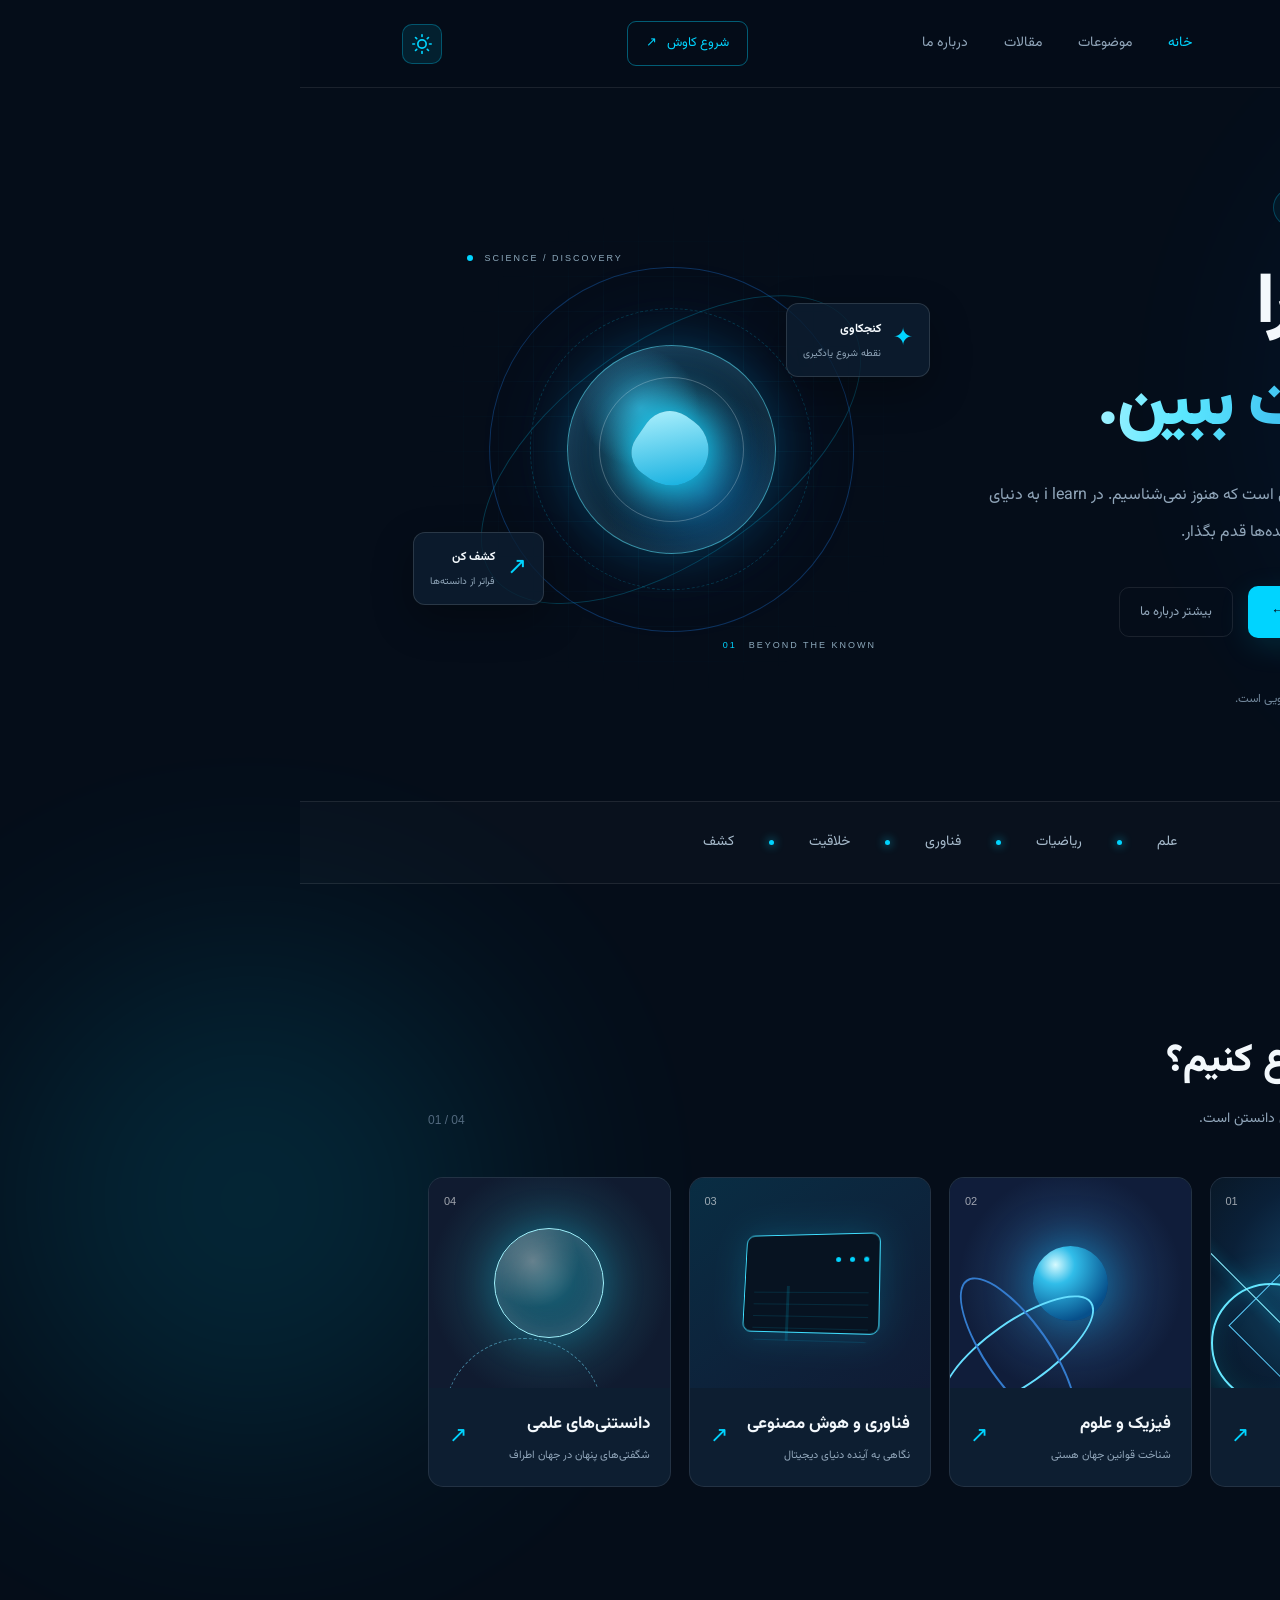
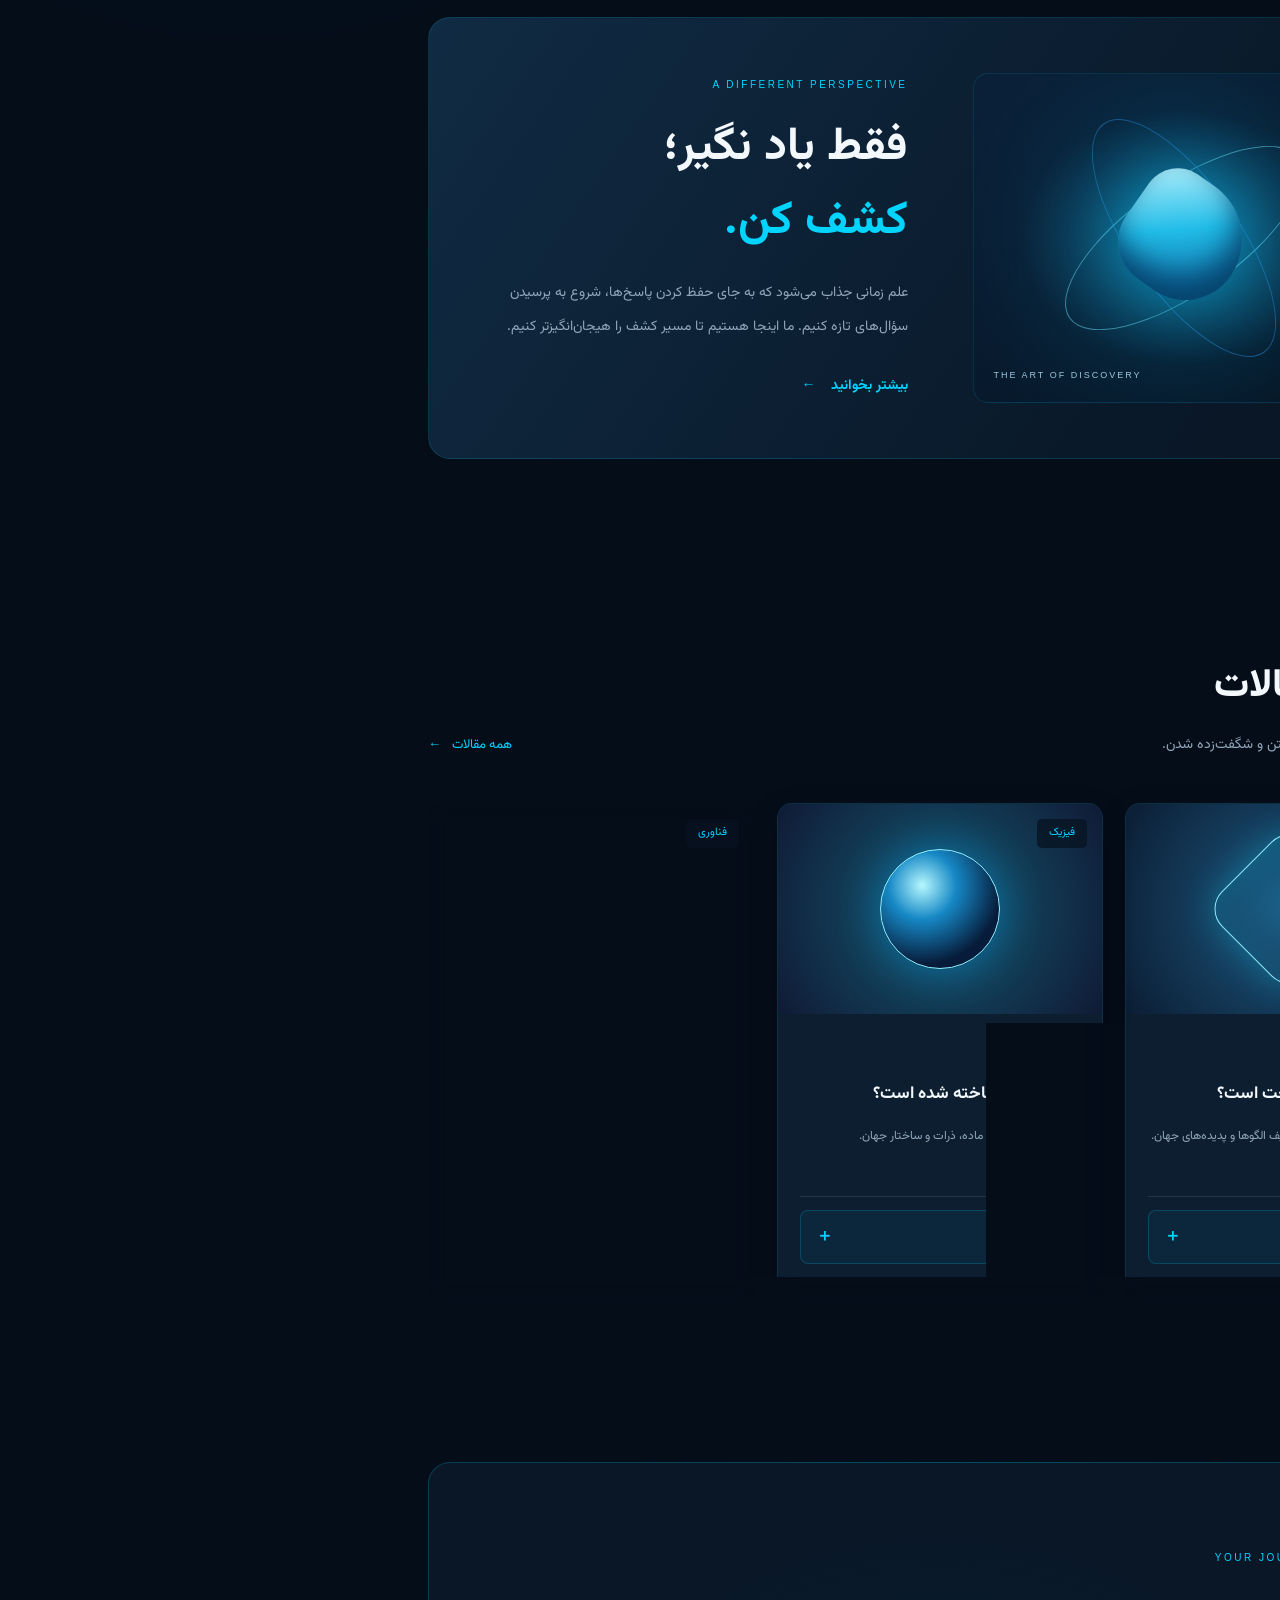
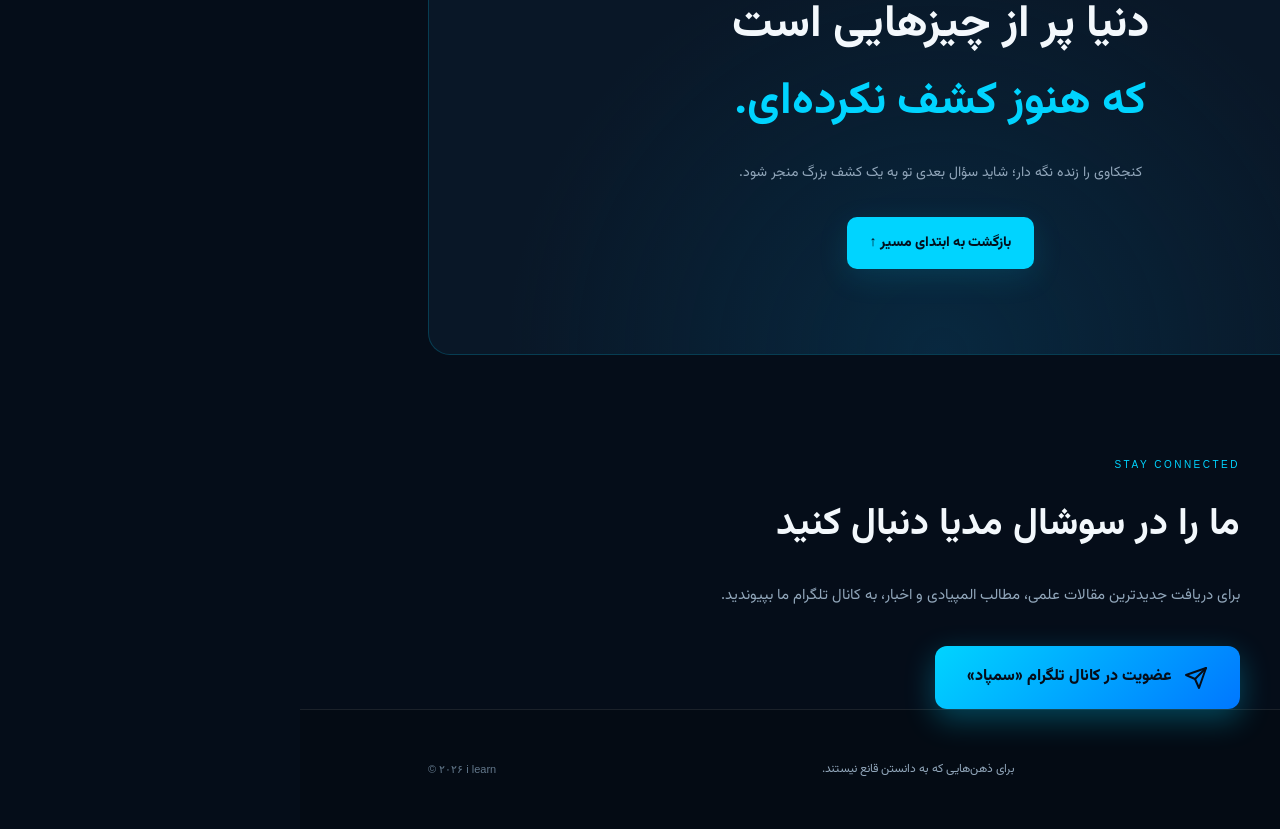
<file: index.html>
<!DOCTYPE html>
<html lang="fa" dir="rtl">
<head>
    <meta charset="UTF-8">
    <meta name="viewport" content="width=device-width, initial-scale=1.0">
    <meta name="theme-color" content="#050d19">

    <title>i learn | دنیایی برای کشف</title>

    <meta name="description" content="i learn؛ فضایی برای کشف علم، یادگیری ریاضی، فیزیک و فناوری.">

    <link rel="stylesheet" href="style.css">
</head>

<body>

    <!-- پس زمینه تزئینی -->
    <div class="background-glow glow-one"></div>
    <div class="background-glow glow-two"></div>

    <!-- نوار ناوبری -->
    <header class="navbar">
        <a href="#home" class="brand">
            <span class="brand-mark">i</span>
            <span>learn<span class="brand-dot">.</span></span>
        </a>

        <nav class="nav-links">
            <a href="#home" class="active">خانه</a>
            <a href="#explore">موضوعات</a>
            <a href="#articles">مقالات</a>
            <a href="#about">درباره ما</a>
        </nav>

        <a href="#explore" class="nav-cta">
            شروع کاوش
            <span>↗</span>
        </a>
<button class="theme-toggle" aria-label="تغییر تم">
    <!-- آیکون خورشید (برای تم تیره) -->
    <svg class="icon-sun" viewBox="0 0 24 24" width="20" height="20" stroke="currentColor" stroke-width="2" fill="none" stroke-linecap="round" stroke-linejoin="round">
        <circle cx="12" cy="12" r="5"></circle>
        <line x1="12" y1="1" x2="12" y2="3"></line>
        <line x1="12" y1="21" x2="12" y2="23"></line>
        <line x1="4.22" y1="4.22" x2="5.64" y2="5.64"></line>
        <line x1="18.36" y1="18.36" x2="19.78" y2="19.78"></line>
        <line x1="1" y1="12" x2="3" y2="12"></line>
        <line x1="21" y1="12" x2="23" y2="12"></line>
        <line x1="4.22" y1="19.78" x2="5.64" y2="18.36"></line>
        <line x1="18.36" y1="5.64" x2="19.78" y2="4.22"></line>
    </svg>
    
    <!-- آیکون ماه (برای تم روشن) -->
    <svg class="icon-moon" viewBox="0 0 24 24" width="20" height="20" stroke="currentColor" stroke-width="2" fill="none" stroke-linecap="round" stroke-linejoin="round">
        <path d="M21 12.79A9 9 0 1 1 11.21 3 7 7 0 0 0 21 12.79z"></path>
    </svg>
</button>
        <button class="menu-toggle" aria-label="باز کردن منو">
            <span></span>
            <span></span>
        </button>
    </header>

    <main>

        <!-- بخش اصلی -->
        <section class="hero" id="home">

            <div class="hero-content">

                <div class="hero-label">
                    <span class="status-dot"></span>
                    دنیایی برای ذهن‌های کنجکاو
                </div>

                <h1>
                    جهان را
                    <span class="gradient-text">متفاوت ببین.</span>
                </h1>

                <p class="hero-description">
                    یادگیری، آغاز کشف چیزهایی است که هنوز نمی‌شناسیم.
                    در i learn به دنیای شگفت‌انگیز علم، فناوری و ایده‌ها قدم بگذار.
                </p>

                <div class="hero-buttons">
                    <a href="#explore" class="button-primary">
                        دنیای دانش را کشف کن
                        <span>←</span>
                    </a>

                    <a href="#about" class="button-secondary">
                        بیشتر درباره ما
                    </a>
                </div>

                <div class="hero-note">
                    <span class="note-line"></span>
                    <span>هر پرسش، آغاز یک ماجراجویی است.</span>
                </div>

            </div>

            <!-- تصویرسازی انتزاعی -->
            <div class="hero-visual">

                <div class="visual-grid"></div>

                <div class="visual-orbit orbit-a"></div>
                <div class="visual-orbit orbit-b"></div>
                <div class="visual-orbit orbit-c"></div>

                <div class="visual-core">
                    <div class="core-inner">
                        <div class="core-light"></div>
                        <div class="core-shape"></div>
                    </div>
                </div>

                <div class="visual-label label-top">
                    <span class="label-indicator"></span>
                    SCIENCE / DISCOVERY
                </div>

                <div class="visual-label label-bottom">
                    <span>01</span>
                    <span>BEYOND THE KNOWN</span>
                </div>

                <div class="floating-card card-top">
                    <span class="floating-icon">✦</span>
                    <div>
                        <strong>کنجکاوی</strong>
                        <small>نقطه شروع یادگیری</small>
                    </div>
                </div>

                <div class="floating-card card-bottom">
                    <span class="floating-icon">↗</span>
                    <div>
                        <strong>کشف کن</strong>
                        <small>فراتر از دانسته‌ها</small>
                    </div>
                </div>

            </div>
        </section>

        <!-- نوار معرفی -->
        <section class="intro-strip">
            <span>علم</span>
            <i></i>
            <span>ریاضیات</span>
            <i></i>
            <span>فناوری</span>
            <i></i>
            <span>خلاقیت</span>
            <i></i>
            <span>کشف</span>
        </section>

        <!-- موضوعات -->
        <section class="explore section" id="explore">

            <div class="section-top">
                <div>
                    <span class="section-kicker">EXPLORE THE WORLD</span>
                    <h2>از کجا شروع کنیم؟</h2>
                    <p>هر مسیر، دریچه‌ای تازه به سوی دانستن است.</p>
                </div>

                <span class="section-number">01 / 04</span>
            </div>

            <div class="category-grid">

                <a href="#articles" class="category-card category-math">
                    <div class="category-image">
                        <div class="math-art">
                            <div class="math-circle"></div>
                            <div class="math-line"></div>
                            <div class="math-square"></div>
                        </div>
                        <span class="category-index">01</span>
                    </div>

                    <div class="category-info">
                        <div>
                            <h3>ریاضیات</h3>
                            <p>زیبایی منطق و دنیای اعداد</p>
                        </div>
                        <span class="category-arrow">↗</span>
                    </div>
                </a>

                <a href="#articles" class="category-card category-physics">
                    <div class="category-image">
                        <div class="physics-art">
                            <div class="physics-sphere"></div>
                            <div class="physics-ring"></div>
                            <div class="physics-ring ring-two"></div>
                        </div>
                        <span class="category-index">02</span>
                    </div>

                    <div class="category-info">
                        <div>
                            <h3>فیزیک و علوم</h3>
                            <p>شناخت قوانین جهان هستی</p>
                        </div>
                        <span class="category-arrow">↗</span>
                    </div>
                </a>

                <a href="#articles" class="category-card category-tech">
                    <div class="category-image">
                        <div class="tech-art">
                            <div class="tech-window">
                                <span></span>
                                <span></span>
                                <span></span>
                                <div class="tech-screen"></div>
                            </div>
                        </div>
                        <span class="category-index">03</span>
                    </div>

                    <div class="category-info">
                        <div>
                            <h3>فناوری و هوش مصنوعی</h3>
                            <p>نگاهی به آینده دنیای دیجیتال</p>
                        </div>
                        <span class="category-arrow">↗</span>
                    </div>
                </a>

                <a href="#articles" class="category-card category-discovery">
                    <div class="category-image">
                        <div class="discovery-art">
                            <div class="discovery-glass"></div>
                            <div class="discovery-light"></div>
                        </div>
                        <span class="category-index">04</span>
                    </div>

                    <div class="category-info">
                        <div>
                            <h3>دانستنی‌های علمی</h3>
                            <p>شگفتی‌های پنهان در جهان اطراف</p>
                        </div>
                        <span class="category-arrow">↗</span>
                    </div>
                </a>

            </div>
        </section>

        <!-- بخش ویژه -->
        <section class="feature-section">

            <div class="feature-visual">
                <div class="feature-image">
                    <div class="feature-glow"></div>
                    <div class="feature-orbit"></div>
                    <div class="feature-orbit feature-orbit-two"></div>
                    <div class="feature-object"></div>
                    <span class="feature-caption">THE ART OF DISCOVERY</span>
                </div>
            </div>

            <div class="feature-content">
                <span class="section-kicker">A DIFFERENT PERSPECTIVE</span>

                <h2>
                    فقط یاد نگیر؛
                    <span>کشف کن.</span>
                </h2>

                <p>
                    علم زمانی جذاب می‌شود که به جای حفظ کردن پاسخ‌ها،
                    شروع به پرسیدن سؤال‌های تازه کنیم.
                    ما اینجا هستیم تا مسیر کشف را هیجان‌انگیزتر کنیم.
                </p>

                <a href="#articles" class="text-link">
                    بیشتر بخوانید
                    <span>←</span>
                </a>
            </div>

        </section>

        <!-- مقالات -->
        <section class="articles section" id="articles">

            <div class="section-top">
                <div>
                    <span class="section-kicker">FRESH IDEAS</span>
                    <h2>از دنیای مقالات</h2>
                    <p>ایده‌هایی برای فکر کردن، یاد گرفتن و شگفت‌زده شدن.</p>
                </div>

                <a href="#articles" class="all-articles">
                    همه مقالات
                    <span>←</span>
                </a>
            </div>

            <div class="article-grid">

                <!-- مقاله اول: ریاضیات -->
                <article class="article-card">
                    <div class="article-cover cover-one">
                        <span class="article-tag">ریاضیات</span>
                        <div class="article-abstract abstract-one"></div>
                    </div>

                    <div class="article-body">
                        <span class="article-meta">زمان مطالعه: ۵ دقیقه</span>

                        <h3>چرا ریاضیات زبان طبیعت است؟</h3>

                        <p>
                            نگاهی به نقش ریاضیات در توصیف الگوها و پدیده‌های جهان.
                        </p>

                        <details class="article-details">
                            <summary>ادامه مطالعه</summary>

                            <div class="article-full">

                                <p>
                                    به اطراف خود نگاه کن؛ از شکل منظم یک دانه برف
                                    گرفته تا حرکت سیاره‌ها در آسمان، همه‌جا می‌توان
                                    ردپایی از نظم و الگو پیدا کرد. ریاضیات ابزاری است
                                    که به ما کمک می‌کند این نظم را بشناسیم و توصیف کنیم.
                                </p>

                                <h4>۱. طبیعت و هندسه</h4>

                                <p>
                                    بسیاری از شکل‌های طبیعی را می‌توان با مفاهیم
                                    هندسی بررسی کرد. تقارن در گل‌ها، ساختار شش‌ضلعی
                                    لانه زنبور و شکل‌های مارپیچی در بعضی گیاهان،
                                    نمونه‌هایی از ارتباط هندسه و طبیعت هستند.
                                </p>

                                <h4>۲. ریاضیات در حرکت</h4>

                                <p>
                                    وقتی یک توپ را پرتاب می‌کنیم، مسیر حرکت آن را
                                    می‌توان با روابط ریاضی توصیف کرد. فیزیک‌دانان
                                    با استفاده از معادلات، حرکت اجسام را بررسی
                                    می‌کنند و حتی می‌توانند موقعیت آینده آن‌ها را
                                    پیش‌بینی کنند.
                                </p>

                                <h4>۳. الگوهای شگفت‌انگیز</h4>

                                <p>
                                    دنباله فیبوناچی یکی از الگوهای مشهور ریاضی است.
                                    در این دنباله، هر عدد از جمع دو عدد قبلی به دست
                                    می‌آید. برخی ساختارهای گیاهی به الگوهایی نزدیک
                                    به این دنباله شباهت دارند؛ البته همه الگوهای
                                    طبیعت دقیقاً از آن پیروی نمی‌کنند.
                                </p>

                                <h4>پس چرا ریاضیات مهم است؟</h4>

                                <p>
                                    ریاضیات فقط مجموعه‌ای از فرمول‌ها و محاسبات
                                    نیست؛ زبانی برای ساختن مدل، پیدا کردن ارتباط‌ها
                                    و پاسخ دادن به پرسش‌های علمی است. هرچه بهتر
                                    این زبان را یاد بگیریم، ابزار بیشتری برای
                                    فهمیدن جهان در اختیار خواهیم داشت.
                                </p>

                            </div>
                        </details>
                    </div>
                </article>

                <!-- مقاله دوم: فیزیک -->
                <article class="article-card">
                    <div class="article-cover cover-two">
                        <span class="article-tag">فیزیک</span>
                        <div class="article-abstract abstract-two"></div>
                    </div>

                    <div class="article-body">
                        <span class="article-meta">زمان مطالعه: ۷ دقیقه</span>

                        <h3>جهان از چه ساخته شده است؟</h3>

                        <p>
                            سفری کوتاه به دنیای ماده، ذرات و ساختار جهان.
                        </p>

                        <details class="article-details">
                            <summary>ادامه مطالعه</summary>

                            <div class="article-full">

                                <p>
                                    هر چیزی که در اطراف خود می‌بینیم، از کتاب و
                                    میز گرفته تا آب و هوایی که تنفس می‌کنیم،
                                    بخشی از دنیای فیزیکی ماست. اما اگر بتوانیم
                                    ماده را بارها و بارها کوچک‌تر کنیم، در نهایت
                                    به چه چیزی می‌رسیم؟
                                </p>

                                <h4>۱. اتم؛ سازنده بسیاری از مواد</h4>

                                <p>
                                    مواد معمولی از اتم‌ها ساخته شده‌اند. هر اتم
                                    از یک هسته کوچک و الکترون‌هایی در اطراف آن
                                    تشکیل شده است. هسته نیز شامل پروتون و نوترون
                                    است.
                                </p>

                                <h4>۲. دنیای کوچک‌تر از اتم</h4>

                                <p>
                                    پروتون‌ها و نوترون‌ها خود از ذرات بنیادی‌تری
                                    به نام کوارک ساخته شده‌اند. الکترون‌ها نیز
                                    در دسته ذرات بنیادی قرار می‌گیرند؛ یعنی
                                    تا امروز ساختار کوچک‌تری برای آن‌ها کشف نشده است.
                                </p>

                                <h4>۳. آیا همه جهان از ماده معمولی ساخته شده؟</h4>

                                <p>
                                    نه! دانشمندان با بررسی حرکت کهکشان‌ها و
                                    گسترش جهان به این نتیجه رسیده‌اند که بخش
                                    بزرگی از محتوای کیهان را چیزهایی تشکیل
                                    می‌دهند که هنوز شناخت کاملی از آن‌ها نداریم:
                                    ماده تاریک و انرژی تاریک.
                                </p>

                                <h4>۴. فیزیک چگونه به ما کمک می‌کند؟</h4>

                                <p>
                                    فیزیک تلاش می‌کند قوانین حاکم بر طبیعت را
                                    کشف کند؛ از رفتار ذرات بسیار کوچک گرفته
                                    تا حرکت سیاره‌ها و تحول ستاره‌ها.
                                    همین قوانین پایه بسیاری از فناوری‌های
                                    امروزی، از تلفن همراه تا تجهیزات پزشکی هستند.
                                </p>

                                <p>
                                    جهان هنوز پر از پرسش‌های بی‌پاسخ است.
                                    شاید یکی از کشف‌های آینده، نتیجه کنجکاوی
                                    یک دانش‌آموز باشد!
                                </p>

                            </div>
                        </details>
                    </div>
                </article>

                <!-- مقاله سوم: هوش مصنوعی -->
                <article class="article-card">
                    <div class="article-cover cover-three">
                        <span class="article-tag">فناوری</span>
                        <div class="article-abstract abstract-three"></div>
                    </div>

                    <div class="article-body">
                        <span class="article-meta">زمان مطالعه: ۶ دقیقه</span>

                        <h3>هوش مصنوعی چگونه یاد می‌گیرد؟</h3>

                        <p>
                            آشنایی با ایده‌های اصلی پشت یادگیری ماشین.
                        </p>

                        <details class="article-details">
                            <summary>ادامه مطالعه</summary>

                            <div class="article-full">

                                <p>
                                    تصور کن می‌خواهیم به یک رایانه یاد بدهیم
                                    که تصویر گربه را از تصویر سگ تشخیص دهد.
                                    آیا لازم است تمام قوانین تشخیص را خودمان
                                    برای رایانه بنویسیم؟ در بسیاری از روش‌های
                                    هوش مصنوعی، پاسخ منفی است.
                                </p>

                                <h4>۱. یادگیری از داده‌ها</h4>

                                <p>
                                    در یادگیری ماشین، به رایانه نمونه‌های زیادی
                                    از داده‌ها نشان می‌دهیم. برای مثال، تصاویر
                                    گربه‌ها و سگ‌ها را در اختیار یک مدل قرار
                                    می‌دهیم تا ویژگی‌های مهم آن‌ها را پیدا کند.
                                </p>

                                <h4>۲. مدل چگونه بهتر می‌شود؟</h4>

                                <p>
                                    مدل ابتدا پیش‌بینی‌هایی انجام می‌دهد.
                                    سپس پاسخ‌هایش با پاسخ درست مقایسه می‌شوند.
                                    اگر اشتباه کند، فرایند آموزش پارامترهای
                                    داخلی مدل را تغییر می‌دهد تا در نمونه‌های
                                    بعدی عملکرد بهتری داشته باشد.
                                </p>

                                <h4>۳. آیا هوش مصنوعی واقعاً می‌فهمد؟</h4>

                                <p>
                                    عملکرد هوش مصنوعی می‌تواند بسیار شگفت‌انگیز
                                    باشد، اما نباید آن را با فهم انسانی یکسان
                                    بدانیم. یک مدل ممکن است پاسخ‌هایی روان و
                                    قانع‌کننده تولید کند، اما همچنان اشتباه کند
                                    یا اطلاعات نادرست ارائه دهد.
                                </p>

                                <h4>۴. کاربردهای هوش مصنوعی</h4>

                                <p>
                                    امروزه از هوش مصنوعی در ترجمه زبان‌ها،
                                    تشخیص تصاویر، کمک به پژوهش‌های علمی،
                                    پیشنهاد محتوا و بسیاری از ابزارهای روزمره
                                    استفاده می‌شود.
                                </p>

                                <h4>نکته مهم</h4>

                                <p>
                                    هوش مصنوعی ابزاری قدرتمند است، اما استفاده
                                    درست از آن به بررسی، تفکر انتقادی و نظارت
                                    انسان نیاز دارد. بهترین نتیجه زمانی به دست
                                    می‌آید که انسان از این ابزار برای تقویت
                                    توانایی‌های خودش استفاده کند.
                                </p>

                            </div>
                        </details>
                    </div>
                </article>

            </div>
        </section>

        <!-- دعوت به کنجکاوی -->
        <section class="closing-section" id="about">
            <span class="section-kicker">YOUR JOURNEY STARTS HERE</span>

            <h2>
                دنیا پر از چیزهایی است
                <span>که هنوز کشف نکرده‌ای.</span>
            </h2>

            <p>
                کنجکاوی را زنده نگه دار؛
                شاید سؤال بعدی تو به یک کشف بزرگ منجر شود.
            </p>

            <a href="#home" class="button-primary">
                بازگشت به ابتدای مسیر ↑
            </a>
        </section>

    </main>

    <!-- پاورقی -->
        </main> <!-- این تگ بسته شدن main هست -->

        </main>


       <!-- 👇 بخش سوشال مدیا 👇 -->
    <section class="social-section" id="social">
        <div class="social-container">
            <span class="section-kicker">STAY CONNECTED</span>
            <h2>ما را در سوشال مدیا دنبال کنید</h2>
            <p>برای دریافت جدیدترین مقالات علمی، مطالب المپیادی و اخبار، به کانال تلگرام ما بپیوندید.</p>
            <a href="https://t.me/ssaammppaadd" target="_blank" class="telegram-btn">
                <svg viewBox="0 0 24 24" width="24" height="24" stroke="currentColor" stroke-width="2" fill="none" stroke-linecap="round" stroke-linejoin="round"><line x1="22" y1="2" x2="11" y2="13"></line><polygon points="22 2 15 22 11 13 2 9 22 2"></polygon></svg>
                عضویت در کانال تلگرام «سمپاد»
            </a>
        </div>
    </section>

    <!-- 👇 پاورقی (فقط یک بار) 👇 -->
    <footer class="footer">
        <a href="index.html" class="brand">
            <span class="brand-mark">i</span>
            <span>learn<span class="brand-dot">.</span></span>
        </a>
        <p>برای ذهن‌هایی که به دانستن قانع نیستند.</p>
        <span class="footer-copy">© ۲۰۲۶ i learn</span>
    </footer>

        <script src="script.js"></script>

</body>
</html>
</file>
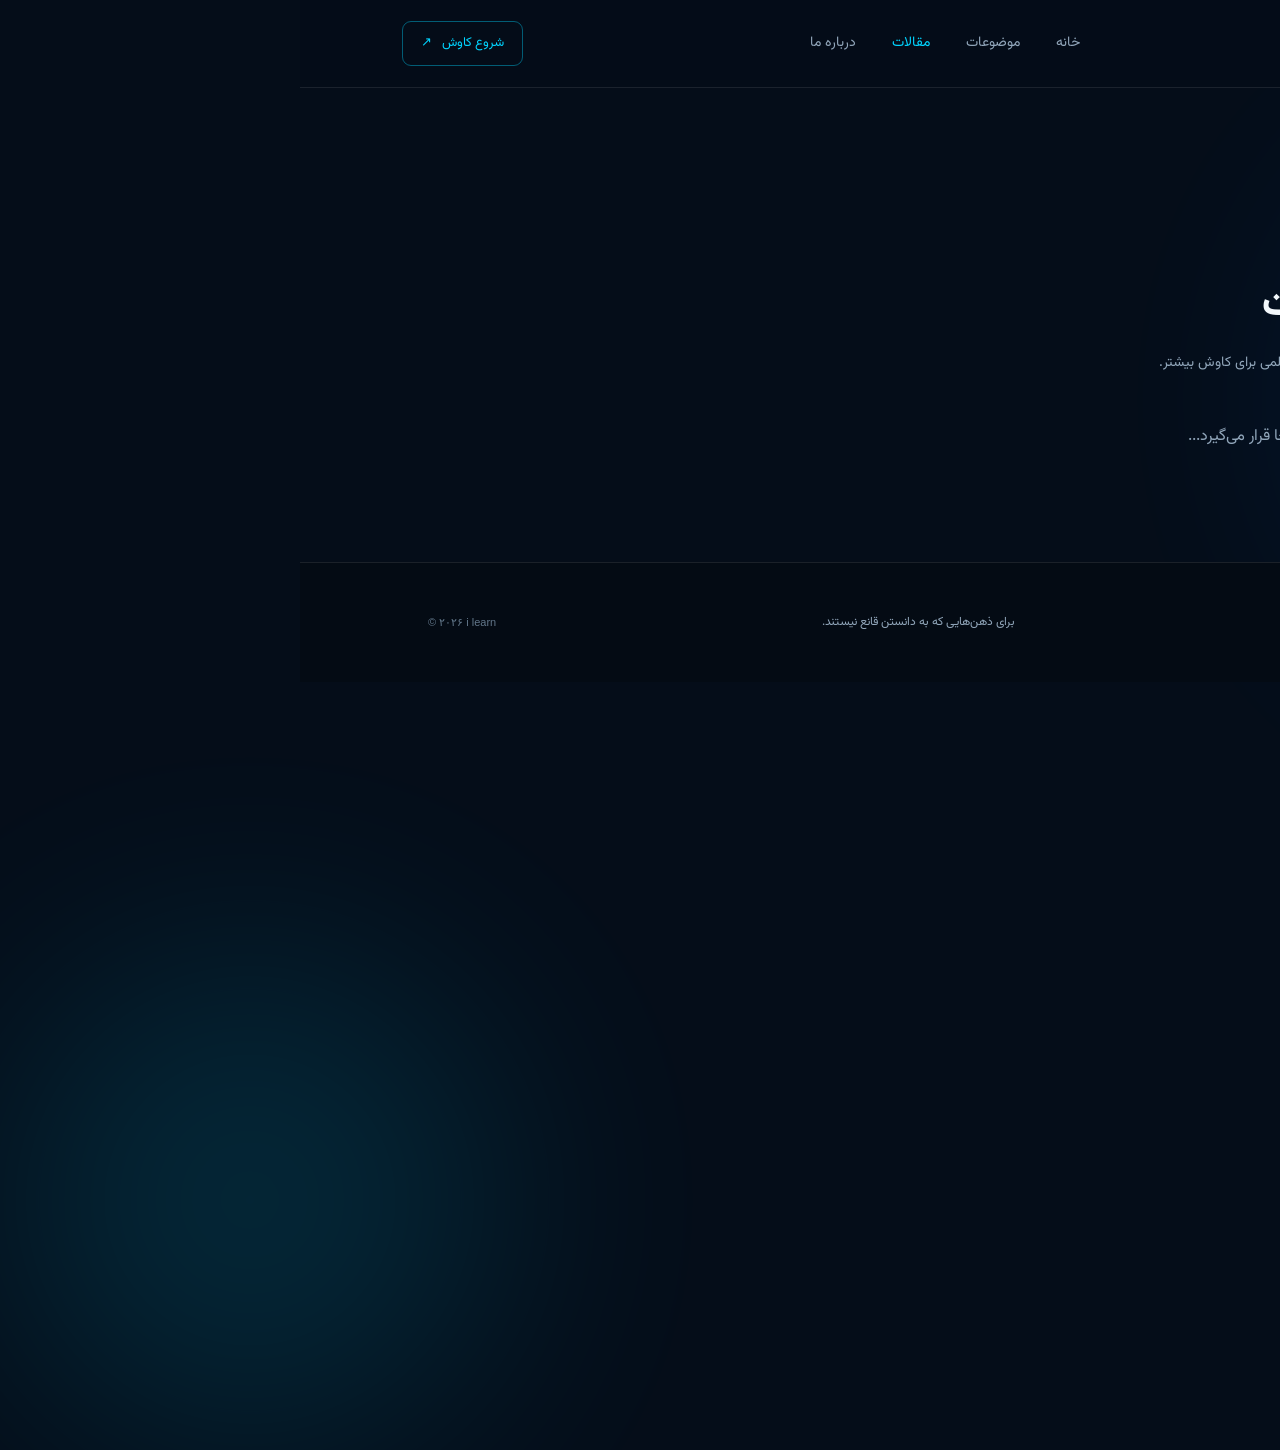
<file: articles.html>
<!DOCTYPE html>
<html lang="fa" dir="rtl">
<head>
    <meta charset="UTF-8">
    <meta name="viewport" content="width=device-width, initial-scale=1.0">
    <meta name="theme-color" content="#050d19">
    <title>مقالات | i learn</title>
    <link rel="stylesheet" href="style.css">
</head>
<body>

    <!-- پس زمینه تزئینی -->
    <div class="background-glow glow-one"></div>
    <div class="background-glow glow-two"></div>

    <!-- نوار ناوبری (دقیقا کپی شده از صفحه اصلی) -->
    <header class="navbar">
        <a href="index.html" class="brand">
            <span class="brand-mark">i</span>
            <span>learn<span class="brand-dot">.</span></span>
        </a>

        <nav class="nav-links">
            <a href="index.html">خانه</a>
            <a href="index.html#explore">موضوعات</a>
            <a href="articles.html" class="active">مقالات</a>
            <a href="index.html#about">درباره ما</a>
        </nav>

        <a href="index.html#explore" class="nav-cta">
            شروع کاوش
            <span>↗</span>
        </a>
        
        <button class="menu-toggle" aria-label="باز کردن منو">
            <span></span>
            <span></span>
        </button>
    </header>

    <main>
        <!-- محتوای صفحه جدید اینجا قرار می‌گیره -->
        <section class="section" style="padding-top: 150px;">
            
            <div class="section-top">
                <div>
                    <span class="section-kicker">ALL ARTICLES</span>
                    <h2>همه مقالات</h2>
                    <p>مجموعه‌ای از ایده‌ها و مطالب علمی برای کاوش بیشتر.</p>
                </div>
            </div>

            <!-- اینجا کارت‌های مقالات رو قرار بده -->
            <div class="article-grid">
                <p style="color: var(--muted);">به زودی مقالات جدیدی اینجا قرار می‌گیرد...</p>
            </div>

        </section>
    </main>

    <!-- پاورقی (کپی شده از صفحه اصلی) -->
    <footer class="footer">
        <a href="index.html" class="brand">
            <span class="brand-mark">i</span>
            <span>learn<span class="brand-dot">.</span></span>
        </a>
        <p>برای ذهن‌هایی که به دانستن قانع نیستند.</p>
        <span class="footer-copy">© ۲۰۲۶ i learn</span>
    </footer>

    <script>
        // کدهای مربوط به منوی موبایل
        const menuButton = document.querySelector('.menu-toggle');
        const navigation = document.querySelector('.nav-links');
        menuButton.addEventListener('click', () => {
            navigation.classList.toggle('show');
            menuButton.classList.toggle('opened');
        });
    </script>

</body>
</html>
</file>
<file: style.css>
@import url('https://fonts.googleapis.com/css2?family=Vazirmatn:wght@300;400;500;600;700;800;900&display=swap');

/* =========================
   01. متغیرها و تنظیمات پایه
========================= */

:root {
    --bg: #050d19;
    --bg-soft: #091727;
    --surface: #0d1e31;
    --surface-light: #132b42;

    --cyan: #00d4ff;
    --cyan-soft: #5be7ff;
    --blue: #1675d1;

    --white: #f3f8fc;
    --muted: #91a6ba;
    --border: rgba(255,255,255,0.09);

    --font: 'Vazirmatn', Tahoma, sans-serif;
}

* {
    margin: 0;
    padding: 0;
    box-sizing: border-box;
}

html {
    scroll-behavior: smooth;
    scroll-padding-top: 100px;
}

body {
    font-family: var(--font);
    background: var(--bg);
    color: var(--white);
    line-height: 1.9;
    overflow-x: hidden;
}

a {
    color: inherit;
    text-decoration: none;
}

button {
    font-family: inherit;
}

::selection {
    background: var(--cyan);
    color: var(--bg);
}

/* =========================
   02. نورهای پس زمینه
========================= */

.background-glow {
    position: absolute;
    width: 500px;
    height: 500px;
    border-radius: 50%;
    filter: blur(120px);
    opacity: 0.13;
    pointer-events: none;
    z-index: -1;
}

.glow-one {
    background: #0077ff;
    top: 150px;
    right: -250px;
}

.glow-two {
    background: #00d4ff;
    top: 950px;
    left: -300px;
}

/* =========================
   03. نوار ناوبری
========================= */

.navbar {
    width: 100%;
    height: 88px;
    padding: 0 8%;
    display: flex;
    justify-content: space-between;
    align-items: center;

    position: sticky;
    top: 0;
    z-index: 100;

    background: rgba(5,13,25,0.85);
    backdrop-filter: blur(18px);
    -webkit-backdrop-filter: blur(18px);

    border-bottom: 1px solid var(--border);
}

.brand {
    display: flex;
    align-items: center;
    gap: 9px;
    font-family: Arial, sans-serif;
    font-size: 28px;
    font-weight: 800;
    letter-spacing: -1.5px;
    direction: ltr;
}

.brand-mark {
    width: 36px;
    height: 36px;
    display: grid;
    place-items: center;

    background: var(--cyan);
    color: var(--bg);
    border-radius: 11px;

    font-size: 25px;
    font-weight: 900;
}

.brand-dot {
    color: var(--cyan);
}

.nav-links {
    display: flex;
    align-items: center;
    gap: 36px;
    color: var(--muted);
    font-size: 14px;
}

.nav-links a {
    transition: 0.25s;
}

.nav-links a:hover,
.nav-links a.active {
    color: var(--cyan);
}

.nav-cta {
    padding: 9px 18px;
    border: 1px solid rgba(0,212,255,0.4);
    border-radius: 9px;
    color: var(--cyan);
    font-size: 13px;
    transition: 0.3s;
}

.nav-cta span {
    margin-right: 7px;
}

.nav-cta:hover {
    background: var(--cyan);
    color: var(--bg);
    box-shadow: 0 0 25px #00d4ff35;
}

.menu-toggle {
    display: none;
    background: none;
    border: none;
    cursor: pointer;
}

/* =========================
   04. بخش اصلی
========================= */

.hero {
    min-height: 690px;
    padding: 100px 10% 90px;

    display: grid;
    grid-template-columns: 1fr 1fr;
    align-items: center;
    gap: 50px;

    position: relative;
    overflow: hidden;
}

.hero-content {
    max-width: 580px;
    position: relative;
    z-index: 2;
    animation: enter-right 1s ease both;
}

.hero-label {
    display: inline-flex;
    align-items: center;
    gap: 10px;

    padding: 7px 15px;
    border: 1px solid rgba(0,212,255,0.25);
    border-radius: 50px;

    background: rgba(0,212,255,0.05);
    color: var(--cyan-soft);
    font-size: 12px;
}

.status-dot {
    width: 7px;
    height: 7px;
    border-radius: 50%;
    background: var(--cyan);
    box-shadow: 0 0 12px var(--cyan);
}

.hero h1 {
    margin-top: 27px;
    font-size: clamp(43px, 5.5vw, 72px);
    line-height: 1.45;
    font-weight: 900;
    letter-spacing: -2px;
}

.gradient-text {
    display: block;
    background: linear-gradient(
        100deg,
        #ffffff 5%,
        #5be7ff 45%,
        #1686d9 100%
    );
    -webkit-background-clip: text;
    background-clip: text;
    color: transparent;
}

.hero-description {
    max-width: 500px;
    color: var(--muted);
    font-size: 16px;
    line-height: 2.3;
    margin-top: 20px;
}

.hero-buttons {
    display: flex;
    align-items: center;
    gap: 15px;
    flex-wrap: wrap;
    margin-top: 34px;
}

.button-primary {
    display: inline-flex;
    align-items: center;
    gap: 15px;

    padding: 13px 23px;
    border-radius: 10px;

    background: var(--cyan);
    color: #03101d;
    font-weight: 800;
    font-size: 14px;

    box-shadow: 0 8px 30px #00d4ff20;
    transition: 0.3s;
}

.button-primary:hover {
    transform: translateY(-4px);
    box-shadow: 0 12px 35px #00d4ff45;
}

.button-secondary {
    padding: 12px 20px;
    color: var(--muted);
    font-size: 13px;
    border: 1px solid var(--border);
    border-radius: 10px;
    transition: 0.3s;
}

.button-secondary:hover {
    color: var(--white);
    border-color: var(--cyan);
}

.hero-note {
    display: flex;
    align-items: center;
    gap: 12px;
    margin-top: 50px;
    color: #71869a;
    font-size: 12px;
}

.note-line {
    width: 35px;
    height: 1px;
    background: var(--cyan);
}

/* =========================
   05. تصویرسازی اصلی
========================= */

.hero-visual {
    position: relative;
    width: 100%;
    max-width: 520px;
    aspect-ratio: 1 / 1;
    margin: auto;

    display: grid;
    place-items: center;
    isolation: isolate;

    animation: enter-left 1.1s ease both;
}

.visual-grid {
    position: absolute;
    inset: 0;
    z-index: -2;

    background-image:
        linear-gradient(rgba(0,212,255,0.08) 1px, transparent 1px),
        linear-gradient(90deg, rgba(0,212,255,0.08) 1px, transparent 1px);

    background-size: 35px 35px;

    mask-image: radial-gradient(circle, black, transparent 72%);
}

.visual-orbit {
    position: absolute;
    width: 70%;
    height: 70%;
    border: 1px solid rgba(0,212,255,0.23);
    border-radius: 50%;
    transform: rotate(-35deg);
}

.orbit-a {
    width: 90%;
    height: 45%;
    transform: rotate(-35deg);
    animation: orbit-rotate 22s linear infinite;
}

.orbit-b {
    width: 75%;
    height: 75%;
    border-color: rgba(32,120,220,0.35);
    transform: rotate(45deg);
    animation: orbit-reverse 27s linear infinite;
}

.orbit-c {
    width: 58%;
    height: 58%;
    border-style: dashed;
    border-color: rgba(0,212,255,0.2);
}

.visual-core {
    width: 43%;
    aspect-ratio: 1;
    border-radius: 50%;

    display: grid;
    place-items: center;

    background:
        radial-gradient(circle at 35% 30%, #2a8eb1, transparent 30%),
        radial-gradient(circle at 65% 70%, #0c4e7e, transparent 50%),
        linear-gradient(145deg, #123a56, #071321);

    box-shadow:
        0 0 50px #00bfff35,
        0 0 100px #0077ff20,
        inset 0 0 30px #8aeaff20;

    border: 1px solid rgba(91,231,255,0.55);
    position: relative;
}

.core-inner {
    width: 70%;
    height: 70%;
    border: 1px solid rgba(255,255,255,0.25);
    border-radius: 50%;
    display: grid;
    place-items: center;
    position: relative;
}

.core-light {
    position: absolute;
    width: 55%;
    height: 55%;
    border-radius: 50%;
    background: #56e7ff;
    filter: blur(28px);
    opacity: 0.8;
}

.core-shape {
    width: 50%;
    height: 50%;
    border-radius: 45% 55% 60% 40%;
    background: linear-gradient(135deg, #b8f5ff, #00a7dc);
    box-shadow: 0 0 40px #00d4ff;
    transform: rotate(35deg);
}

.visual-label {
    position: absolute;
    color: #8eaabd;
    font-family: Arial, sans-serif;
    font-size: 9px;
    letter-spacing: 2px;
    direction: ltr;
}

.label-top {
    top: 9%;
    left: 8%;
}

.label-bottom {
    bottom: 8%;
    right: 8%;
    display: flex;
    gap: 12px;
}

.label-bottom span:first-child {
    color: var(--cyan);
}

.label-indicator {
    display: inline-block;
    width: 6px;
    height: 6px;
    border-radius: 50%;
    background: var(--cyan);
    margin-right: 7px;
}

.floating-card {
    position: absolute;
    display: flex;
    align-items: center;
    gap: 12px;

    padding: 13px 16px;
    border: 1px solid rgba(255,255,255,0.13);
    border-radius: 12px;

    background: rgba(13,30,49,0.8);
    backdrop-filter: blur(15px);
    box-shadow: 0 15px 40px #0005;
}

.floating-card strong {
    display: block;
    font-size: 12px;
}

.floating-card small {
    display: block;
    font-size: 10px;
    color: var(--muted);
    margin-top: 3px;
}

.floating-icon {
    color: var(--cyan);
    font-size: 24px;
}

.card-top {
    top: 20%;
    right: -3%;
    animation: float 5s ease-in-out infinite;
}

.card-bottom {
    bottom: 18%;
    left: -3%;
    animation: float 6s ease-in-out infinite reverse;
}

/* =========================
   06. نوار موضوعات
========================= */

.intro-strip {
    display: flex;
    justify-content: center;
    align-items: center;
    flex-wrap: wrap;
    gap: 35px;

    padding: 27px 10%;
    border-top: 1px solid var(--border);
    border-bottom: 1px solid var(--border);

    background: rgba(255,255,255,0.015);
    color: #a7bbcc;
    font-size: 14px;
}

.intro-strip i {
    width: 5px;
    height: 5px;
    border-radius: 50%;
    background: var(--cyan);
    box-shadow: 0 0 10px var(--cyan);
}

/* =========================
   07. تنظیمات عمومی بخش‌ها
========================= */

.section {
    padding: 110px 10%;
}

.section-top {
    display: flex;
    align-items: end;
    justify-content: space-between;
    gap: 25px;
    margin-bottom: 45px;
}

.section-kicker {
    display: block;
    color: var(--cyan);
    font-family: Arial, sans-serif;
    font-size: 10px;
    letter-spacing: 2.5px;
    direction: ltr;
    text-align: right;
}

.section-top h2 {
    font-size: clamp(26px, 3.5vw, 39px);
    font-weight: 800;
    margin-top: 12px;
}

.section-top p {
    color: var(--muted);
    font-size: 14px;
    margin-top: 7px;
}

.section-number {
    color: #52697e;
    font-family: Arial, sans-serif;
    font-size: 12px;
    direction: ltr;
}

/* =========================
   08. کارت‌های دسته‌بندی
========================= */

.category-grid {
    display: grid;
    grid-template-columns: repeat(4, 1fr);
    gap: 18px;
}

.category-card {
    overflow: hidden;
    background: var(--surface);
    border: 1px solid var(--border);
    border-radius: 15px;
    transition: 0.35s;
}

.category-card:hover {
    transform: translateY(-8px);
    border-color: rgba(0,212,255,0.5);
    box-shadow: 0 18px 45px #0005;
}

.category-image {
    height: 210px;
    position: relative;
    overflow: hidden;
    display: grid;
    place-items: center;
}

.category-index {
    position: absolute;
    top: 13px;
    left: 15px;
    font-family: Arial, sans-serif;
    font-size: 11px;
    color: rgba(255,255,255,0.6);
    direction: ltr;
}

.category-info {
    display: flex;
    justify-content: space-between;
    align-items: center;
    padding: 20px;
}

.category-info h3 {
    font-size: 17px;
    font-weight: 700;
}

.category-info p {
    font-size: 11px;
    color: var(--muted);
    margin-top: 5px;
}

.category-arrow {
    color: var(--cyan);
    font-size: 22px;
    transition: 0.3s;
}

.category-card:hover .category-arrow {
    transform: translate(-5px, -5px);
}

/* تصویرسازی ریاضی */

.category-math .category-image {
    background: radial-gradient(circle at 50% 50%, #174a70, #0a2038 65%, #091827);
}

.math-circle {
    position: absolute;
    width: 120px;
    height: 120px;
    border: 2px solid #66e7ff;
    border-radius: 50%;
    box-shadow: 0 0 35px #00d4ff55, inset 0 0 25px #00d4ff25;
}

.math-line {
    position: absolute;
    width: 180px;
    height: 1px;
    background: #8befff;
    transform: rotate(45deg);
    box-shadow: 0 0 12px #00d4ff;
}

.math-square {
    position: absolute;
    width: 85px;
    height: 85px;
    border: 1px solid #5ccfff;
    transform: rotate(45deg);
    background: #00d4ff0a;
}

/* تصویرسازی فیزیک */

.category-physics .category-image {
    background: radial-gradient(circle at 50% 50%, #244875, #101d3a 70%);
}

.physics-sphere {
    width: 75px;
    height: 75px;
    border-radius: 50%;
    background: radial-gradient(circle at 30% 25%, #d6faff, #31bde9 25%, #07508b 75%);
    box-shadow: 0 0 45px #00bfff80;
    z-index: 2;
}

.physics-ring {
    position: absolute;
    width: 180px;
    height: 65px;
    border: 2px solid #66dfff;
    border-radius: 50%;
    transform: rotate(-35deg);
}

.ring-two {
    transform: rotate(55deg);
    border-color: #347cce;
}

/* تصویرسازی فناوری */

.category-tech .category-image {
    background: linear-gradient(145deg, #092d43, #101b35);
}

.tech-window {
    width: 140px;
    height: 100px;
    border: 1px solid #40dfff;
    border-radius: 9px;
    padding: 10px;
    background: #071321;
    box-shadow: 0 0 35px #00d4ff30;
    transform: perspective(500px) rotateY(-15deg) rotateX(8deg);
}

.tech-window span {
    display: inline-block;
    width: 5px;
    height: 5px;
    border-radius: 50%;
    background: var(--cyan);
    margin-left: 5px;
}

.tech-screen {
    margin-top: 12px;
    height: 55px;
    border-radius: 4px;
    background:
        linear-gradient(90deg, transparent 30%, #00d4ff25 30% 32%, transparent 32%),
        repeating-linear-gradient(0deg, #00d4ff20 0 1px, transparent 1px 12px);
}

/* تصویرسازی دانستنی‌ها */

.category-discovery .category-image {
    background: radial-gradient(circle at center, #1d4e60, #101b30 75%);
}

.discovery-glass {
    width: 110px;
    height: 110px;
    border-radius: 50%;
    border: 1px solid #a0f4ff;
    background: radial-gradient(circle at 35% 30%, #ffffff55, #00d4ff20 45%, #0085b530);
    box-shadow: 0 0 40px #00d4ff45, inset 0 0 30px #ffffff30;
    backdrop-filter: blur(5px);
}

.discovery-light {
    position: absolute;
    width: 160px;
    height: 160px;
    border: 1px dashed #73dfff80;
    border-radius: 50%;
}

/* =========================
   09. بخش ویژه
========================= */

.feature-section {
    margin: 20px 10% 70px;
    padding: 55px;

    display: grid;
    grid-template-columns: 1fr 1fr;
    align-items: center;
    gap: 65px;

    background: linear-gradient(125deg, #102b43, #091727 80%);
    border: 1px solid rgba(0,212,255,0.15);
    border-radius: 22px;
    overflow: hidden;
}

.feature-image {
    min-height: 330px;
    border-radius: 15px;
    position: relative;
    overflow: hidden;

    display: grid;
    place-items: center;

    background:
        radial-gradient(ellipse at 50% 50%, #155d80, transparent 55%),
        linear-gradient(145deg, #0b2038, #061321);
    border: 1px solid #00d4ff25;
}

.feature-glow {
    width: 200px;
    height: 200px;
    position: absolute;
    border-radius: 50%;
    background: #00bfff;
    filter: blur(85px);
    opacity: 0.35;
}

.feature-object {
    width: 120px;
    height: 120px;
    border-radius: 35% 65% 55% 45%;
    transform: rotate(35deg);

    background: linear-gradient(140deg, #c6f8ff, #21bce8 45%, #07508a);
    box-shadow: 0 0 65px #00cfff70, inset -15px -15px 30px #06436d;

    animation: float 6s ease-in-out infinite;
    z-index: 2;
}

.feature-orbit {
    position: absolute;
    width: 280px;
    height: 110px;
    border: 1px solid #6feaff80;
    border-radius: 50%;
    transform: rotate(-35deg);
}

.feature-orbit-two {
    transform: rotate(55deg);
    border-color: #278ad880;
}

.feature-caption {
    position: absolute;
    bottom: 18px;
    left: 20px;
    font-family: Arial, sans-serif;
    font-size: 9px;
    color: #9bc6da;
    letter-spacing: 2px;
    direction: ltr;
}

.feature-content h2 {
    font-size: clamp(30px, 4vw, 46px);
    line-height: 1.6;
    margin: 18px 0;
}

.feature-content h2 span {
    color: var(--cyan);
    display: block;
}

.feature-content p {
    font-size: 14px;
    line-height: 2.4;
    color: var(--muted);
    margin-bottom: 27px;
}

.text-link {
    display: inline-flex;
    align-items: center;
    gap: 15px;
    color: var(--cyan);
    font-size: 14px;
    font-weight: 700;
}

.text-link span {
    transition: 0.3s;
}

.text-link:hover span {
    transform: translateX(-6px);
}

/* =========================
   10. کارت‌های مقالات
========================= */

.articles {
    padding-top: 90px;
}

.all-articles {
    color: var(--cyan);
    font-size: 13px;
}

.all-articles span {
    margin-right: 8px;
}

.article-grid {
    display: grid;
    grid-template-columns: repeat(3, 1fr);
    gap: 22px;
}

.article-card {
    overflow: hidden;
    background: var(--surface);
    border: 1px solid var(--border);
    border-radius: 15px;
    transition: 0.3s;
}

.article-card:hover {
    transform: translateY(-7px);
    border-color: #00d4ff60;
}

.article-cover {
    height: 210px;
    position: relative;
    display: grid;
    place-items: center;
    overflow: hidden;
}

.cover-one {
    background: radial-gradient(circle at 50% 50%, #1d5880, #0b1d33);
}

.cover-two {
    background: radial-gradient(circle at 50% 50%, #145a72, #101a35);
}

.cover-three {
    background: radial-gradient(circle at 50% 50%, #24518a, #0b1930);
}

.article-tag {
    position: absolute;
    top: 15px;
    right: 15px;
    z-index: 3;

    padding: 4px 12px;
    border-radius: 5px;
    background: #071321b8;
    color: var(--cyan);
    font-size: 11px;
    backdrop-filter: blur(10px);
}

.article-abstract {
    width: 120px;
    height: 120px;
    border-radius: 50%;
    border: 1px solid #8deeff;
    box-shadow: 0 0 35px #00d4ff50, inset 0 0 30px #00d4ff25;
}

.abstract-one {
    border-radius: 25px;
    transform: rotate(45deg);
    background: linear-gradient(135deg, #00d4ff20, transparent);
}

.abstract-two {
    background: radial-gradient(circle at 35% 30%, #b6f8ff, #1688c5 30%, #071c3a 70%);
    box-shadow: 0 0 45px #00aaff75;
}

.abstract-three {
    width: 130px;
    height: 95px;
    border-radius: 12px;
    background: repeating-linear-gradient(0deg, #00d4ff30 0 1px, transparent 1px 13px);
    box-shadow: 0 0 30px #00d4ff30;
}

.article-body {
    padding: 22px;
}

.article-meta {
    color: #748ca1;
    font-size: 10px;
}

.article-body h3 {
    font-size: 17px;
    margin: 12px 0;
}

.article-body p {
    font-size: 12px;
    color: var(--muted);
    line-height: 2.2;
    min-height: 55px;
}

.article-body a {
    display: inline-block;
    margin-top: 18px;
    color: var(--cyan);
    font-size: 12px;
    font-weight: 700;
}

/* =========================
   11. بخش پایانی
========================= */

.closing-section {
    margin: 50px 10% 100px;
    padding: 85px 25px;
    text-align: center;

    border: 1px solid rgba(0,212,255,0.2);
    border-radius: 22px;

    background:
        radial-gradient(ellipse at 50% 100%, #06426465, transparent 60%),
        #091727;
}

.closing-section h2 {
    font-size: clamp(28px, 4vw, 45px);
    line-height: 1.7;
    margin: 20px auto;
    max-width: 800px;
}

.closing-section h2 span {
    display: block;
    color: var(--cyan);
}

.closing-section p {
    color: var(--muted);
    font-size: 14px;
    margin-bottom: 30px;
}

/* =========================
   12. پاورقی
========================= */

.footer {
    min-height: 120px;
    padding: 30px 10%;

    display: flex;
    justify-content: space-between;
    align-items: center;
    flex-wrap: wrap;
    gap: 20px;

    border-top: 1px solid var(--border);
    background: #040b14;
}

.footer p {
    color: var(--muted);
    font-size: 12px;
}

.footer-copy {
    color: #62778a;
    font-family: Arial, sans-serif;
    font-size: 11px;
    direction: ltr;
}

/* =========================
   13. انیمیشن‌ها
========================= */

@keyframes float {
    0%, 100% {
        transform: translateY(0);
    }

    50% {
        transform: translateY(-13px);
    }
}

@keyframes orbit-rotate {
    from {
        transform: rotate(-35deg);
    }

    to {
        transform: rotate(325deg);
    }
}

@keyframes orbit-reverse {
    from {
        transform: rotate(45deg);
    }

    to {
        transform: rotate(-315deg);
    }
}

@keyframes enter-right {
    from {
        opacity: 0;
        transform: translateX(35px);
    }

    to {
        opacity: 1;
        transform: translateX(0);
    }
}

@keyframes enter-left {
    from {
        opacity: 0;
        transform: translateX(-35px);
    }

    to {
        opacity: 1;
        transform: translateX(0);
    }
}

/* =========================
   14. تبلت
========================= */

@media (max-width: 1050px) {
    .navbar {
        padding: 0 5%;
    }

    .hero {
        padding: 80px 6%;
        gap: 20px;
    }

    .section {
        padding: 85px 6%;
    }

    .category-grid {
        grid-template-columns: repeat(2, 1fr);
    }

    .feature-section {
        margin-left: 6%;
        margin-right: 6%;
        padding: 35px;
        gap: 35px;
    }
}

/* =========================
   15. موبایل
========================= */

@media (max-width: 700px) {

    .navbar {
        height: 72px;
        padding: 0 6%;
    }

    .brand {
        font-size: 24px;
    }

    .brand-mark {
        width: 32px;
        height: 32px;
        font-size: 22px;
    }

    .nav-cta {
        display: none;
    }

    .menu-toggle {
        display: flex;
        flex-direction: column;
        gap: 6px;
        padding: 8px;
    }

    .menu-toggle span {
        width: 23px;
        height: 2px;
        background: var(--cyan);
        border-radius: 5px;
        transition: 0.3s;
    }

    .menu-toggle.opened span:first-child {
        transform: translateY(4px) rotate(45deg);
    }

    .menu-toggle.opened span:last-child {
        transform: translateY(-4px) rotate(-45deg);
    }

    .nav-links {
        display: none;
        position: absolute;
        top: 72px;
        right: 0;
        left: 0;

        flex-direction: column;
        align-items: stretch;
        gap: 0;

        padding: 10px 6% 20px;
        background: rgba(5,13,25,0.97);
        border-bottom: 1px solid var(--border);
    }

    .nav-links.show {
        display: flex;
    }

    .nav-links a {
        padding: 12px 0;
        border-bottom: 1px solid var(--border);
    }

    .hero {
        min-height: auto;
        padding: 75px 7% 55px;
        grid-template-columns: 1fr;
        text-align: center;
    }

    .hero-content {
        margin: auto;
    }

    .hero h1 {
        font-size: 43px;
        letter-spacing: -1px;
    }

    .hero-description {
        font-size: 14px;
    }

    .hero-buttons {
        justify-content: center;
    }

    .hero-note {
        justify-content: center;
        margin-top: 30px;
    }

    .hero-visual {
        width: 100%;
        max-width: 390px;
        margin-top: 20px;
    }

    .floating-card {
        padding: 9px 11px;
    }

    .floating-card strong {
        font-size: 10px;
    }

    .floating-card small {
        font-size: 8px;
    }

    .intro-strip {
        gap: 13px;
        padding: 20px 5%;
        font-size: 11px;
    }

    .intro-strip i {
        width: 4px;
        height: 4px;
    }

    .section {
        padding: 70px 7%;
    }

    .section-top {
        align-items: start;
        flex-direction: column;
        margin-bottom: 30px;
    }

    .section-top h2 {
        font-size: 28px;
    }

    .section-number {
        display: none;
    }

    .category-grid {
        grid-template-columns: 1fr;
        gap: 17px;
    }

    .category-image {
        height: 220px;
    }

    .feature-section {
        margin: 10px 5% 50px;
        padding: 22px;
        grid-template-columns: 1fr;
        gap: 35px;
    }

    .feature-image {
        min-height: 260px;
    }

    .feature-content {
        text-align: center;
    }

    .feature-content h2 {
        font-size: 33px;
    }

    .feature-content .section-kicker {
        text-align: center;
    }

    .article-grid {
        grid-template-columns: 1fr;
    }

    .article-cover {
        height: 230px;
    }

    .closing-section {
        margin: 20px 5% 60px;
        padding: 60px 20px;
    }

    .closing-section h2 {
        font-size: 28px;
    }

    .closing-section p {
        font-size: 12px;
    }

    .footer {
        padding: 35px 7%;
        flex-direction: column;
        text-align: center;
    }
}

/* =========================
   16. کاهش حرکت برای دسترس‌پذیری
========================= */

@media (prefers-reduced-motion: reduce) {
    *,
    *::before,
    *::after {
        scroll-behavior: auto !important;
        animation-duration: 0.01ms !important;
        animation-iteration-count: 1 !important;
        transition-duration: 0.01ms !important;
    }
}

/* =========================
   17. نمایش متن مقالات
========================= */

.article-details {
    margin-top: 18px;
    border-top: 1px solid var(--border);
    padding-top: 13px;
}

.article-details summary {
    list-style: none;
    cursor: pointer;

    display: flex;
    justify-content: space-between;
    align-items: center;

    color: var(--cyan);
    font-size: 12px;
    font-weight: 700;

    transition: 0.25s;
}

.article-details summary::-webkit-details-marker {
    display: none;
}

.article-details summary::after {
    content: "＋";
    font-size: 17px;
    transition: 0.25s;
}

.article-details[open] summary::after {
    content: "−";
}

.article-details summary:hover {
    color: var(--cyan-soft);
}

.article-full {
    padding-top: 15px;

    color: var(--muted);
    font-size: 12px;
    line-height: 2.3;

    animation: article-open 0.3s ease;
}

.article-full p {
    margin-bottom: 13px;
}

.article-full h4 {
    color: var(--cyan-soft);
    font-size: 13px;
    font-weight: 700;
    margin: 18px 0 7px;
}

@keyframes article-open {
    from {
        opacity: 0;
        transform: translateY(-7px);
    }

    to {
        opacity: 1;
        transform: translateY(0);
    }
}
}

/* =========================
   18. شبکه‌های اجتماعی (Social Media)
========================= */

.social-section {
    margin: 50px 10% 100px;
    padding: 80px 20px;
    text-align: center;
    position: relative;
    overflow: hidden;
    
    /* پس‌زمینه گرادیانی زیبا */
    background: 
        radial-gradient(circle at 50% 120%, rgba(0, 212, 255, 0.15), transparent 60%),
        linear-gradient(145deg, #0b1d33, #050d19);
    border: 1px solid rgba(0,212,255,0.2);
    border-radius: 22px;
    box-shadow: 0 20px 50px rgba(0,0,0,0.3);
}

.social-container {
    position: relative;
    z-index: 2;
    max-width: 600px;
    margin: 0 auto;
}

.social-section h2 {
    font-size: clamp(26px, 4vw, 38px);
    color: var(--white);
    margin: 15px 0 20px;
}

.social-section p {
    color: var(--muted);
    font-size: 15px;
    line-height: 2;
    margin-bottom: 35px;
}

/* دکمه تلگرام */
.telegram-btn {
    display: inline-flex;
    align-items: center;
    justify-content: center;
    gap: 12px;
    
    padding: 16px 32px;
    background: linear-gradient(135deg, #00d4ff, #0077ff);
    color: #050d19;
    font-size: 16px;
    font-weight: 800;
    border-radius: 12px;
    
    box-shadow: 0 10px 30px rgba(0, 212, 255, 0.3);
    transition: all 0.3s ease;
}

.telegram-btn:hover {
    transform: translateY(-5px);
    box-shadow: 0 15px 40px rgba(0, 212, 255, 0.5);
    background: linear-gradient(135deg, #5be7ff, #00d4ff);
}

.telegram-btn svg {
    stroke: #050d19;
    transition: transform 0.3s ease;
}

.telegram-btn:hover svg {
    transform: scale(1.1) rotate(10deg);
}

/* تنظیمات موبایل برای بخش سوشال */
@media (max-width: 700px) {
    .social-section {
        margin: 20px 5% 60px;
        padding: 50px 15px;
    }
    .telegram-btn {
        padding: 14px 20px;
        font-size: 14px;
        width: 100%;
    }
}

/* =========================
   19. بخش معرفی و افتخارات
========================= */

.profile-section {
    padding-top: 50px;
    padding-bottom: 80px;
}

.profile-grid {
    display: grid;
    grid-template-columns: repeat(2, 1fr);
    gap: 25px;
}

/* طراحی کارت اصلی (معرفی) */
.profile-main {
    grid-column: span 2;
    display: flex;
    flex-direction: column;
    align-items: center;
    text-align: center;
    background: linear-gradient(145deg, rgba(13,30,49,0.9), rgba(5,13,25,0.9));
    border: 1px solid rgba(0,212,255,0.2);
    box-shadow: 0 15px 40px rgba(0,0,0,0.3);
}

.profile-avatar {
    width: 80px;
    height: 80px;
    background: rgba(0, 212, 255, 0.1);
    border: 2px solid var(--cyan);
    border-radius: 50%;
    display: grid;
    place-items: center;
    font-size: 40px;
    margin-bottom: 20px;
    box-shadow: 0 0 25px rgba(0, 212, 255, 0.2);
}

.profile-main h3 {
    font-size: 24px;
    color: var(--white);
    margin-bottom: 5px;
}

.profile-role {
    display: inline-block;
    color: var(--cyan-soft);
    font-size: 13px;
    margin-bottom: 20px;
    background: rgba(0, 212, 255, 0.08);
    padding: 5px 15px;
    border-radius: 20px;
}

.profile-main p {
    color: var(--muted);
    font-size: 14px;
    max-width: 600px;
    line-height: 2.2;
}

/* طراحی بقیه کارت‌ها */
.profile-card {
    background: var(--surface);
    border: 1px solid var(--border);
    border-radius: 15px;
    padding: 30px;
    transition: 0.3s;
}

.profile-card:hover {
    transform: translateY(-5px);
    border-color: rgba(0,212,255,0.4);
}

.profile-icon {
    font-size: 28px;
    margin-bottom: 15px;
}

.profile-card h3 {
    font-size: 18px;
    color: var(--white);
    margin-bottom: 20px;
    border-bottom: 1px solid var(--border);
    padding-bottom: 10px;
}

.profile-list {
    list-style: none;
    padding: 0;
}

.profile-list li {
    display: flex;
    align-items: center;
    gap: 10px;
    color: var(--muted);
    font-size: 14px;
    margin-bottom: 15px;
}

.profile-list li span {
    font-size: 18px;
}

/* تنظیمات موبایل */
@media (max-width: 700px) {
    .profile-grid {
        grid-template-columns: 1fr;
    }

   /* =========================
   20. بخش نمونه‌کارها (Portfolio)
========================= */

.portfolio-grid {
    display: grid;
    grid-template-columns: repeat(3, 1fr);
    gap: 20px;
    margin-top: 30px;
}

.portfolio-card {
    background: var(--surface);
    border: 1px solid var(--border);
    border-radius: 15px;
    padding: 25px;
    transition: 0.3s;
    display: flex;
    flex-direction: column;
    gap: 15px;
}

.portfolio-card:hover {
    transform: translateY(-5px);
    border-color: rgba(0, 212, 255, 0.5);
    box-shadow: 0 10px 30px rgba(0,0,0,0.3);
}

.portfolio-icon {
    font-size: 32px;
}

.portfolio-info h3 {
    font-size: 18px;
    color: var(--white);
    margin-bottom: 8px;
}

.portfolio-info p {
    font-size: 13px;
    color: var(--muted);
    line-height: 1.8;
    margin-bottom: 20px;
    min-height: 50px;
}

.portfolio-btn {
    display: inline-block;
    padding: 10px 15px;
    background: rgba(0, 212, 255, 0.1);
    color: var(--cyan);
    border: 1px solid rgba(0, 212, 255, 0.3);
    border-radius: 8px;
    font-size: 13px;
    font-weight: 700;
    text-decoration: none;
    transition: 0.3s;
    text-align: center;
    width: 100%;
}

.portfolio-btn:hover {
    background: var(--cyan);
    color: var(--bg);
}

/* ریسپانسیو برای موبایل */
@media (max-width: 900px) {
    .portfolio-grid {
        grid-template-columns: repeat(2, 1fr);
    }
}

@media (max-width: 700px) {
    .portfolio-grid {
        grid-template-columns: 1fr;
    }
}
    .profile-main {
        grid-column: span 1;
    }
}

/* =========================
   ارتقای ظاهر مقالات و افکت‌ها
========================= */

/* افکت شیشه‌ای و نورانی برای کارت‌های مقاله */
.article-card {
    backdrop-filter: blur(10px);
    -webkit-backdrop-filter: blur(10px);
    border: 1px solid rgba(0, 212, 255, 0.1) !important;
    box-shadow: 0 10px 30px rgba(0,0,0,0.2);
    transition: all 0.4s cubic-bezier(0.175, 0.885, 0.32, 1.275) !important;
}

.article-card:hover {
    transform: translateY(-10px) scale(1.02) !important;
    border-color: rgba(0, 212, 255, 0.6) !important;
    box-shadow: 0 15px 40px rgba(0, 212, 255, 0.2);
}

/* تغییر ظاهر دکمه ادامه مطالعه (تگ summary) */
.article-details summary {
    background: rgba(0, 212, 255, 0.05);
    padding: 10px 15px;
    border-radius: 8px;
    border: 1px solid rgba(0, 212, 255, 0.2);
    margin-bottom: 15px;
}

.article-details summary:hover {
    background: rgba(0, 212, 255, 0.15);
}

.article-details[open] summary {
    background: rgba(0, 212, 255, 0.1);
    border-color: rgba(0, 212, 255, 0.5);
}

/* نوار رنگی بالای کارت‌های مقاله */
.article-cover {
    position: relative;
}

.article-cover::after {
    content: '';
    position: absolute;
    bottom: 0;
    left: 0;
    width: 100%;
    height: 3px;
    background: linear-gradient(90deg, transparent, var(--cyan), transparent);
    opacity: 0;
    transition: 0.3s;
}

.article-card:hover .article-cover::after {
    opacity: 1;
}

html, body {
    max-width: 100%;
    overflow-x: hidden;
}

@media (max-width: 700px) {
    .background-glow {
        display: none !important;
    }

    .visual-orbit {
        display: none !important;
    }

    .feature-orbit {
        display: none !important;
    }

    .floating-card {
        display: none !important;
    }

    html, body {
        overflow-x: hidden !important;
        max-width: 100vw !important;
        position: relative;
    }

    * {
        max-width: 100% !important;
    }
}

/* =========================
   22. تم روشن
========================= */

body.light-theme {
    --bg: #f5f9fc;
    --bg-soft: #eaf2f8;
    --surface: #ffffff;
    --surface-light: #f0f6fa;
    --white: #0a1a2a;
    --muted: #4a6278;
    --border: rgba(0,0,0,0.1);
    --cyan: #0099cc;
    --cyan-soft: #0077aa;
}

.theme-toggle {
    background: rgba(0, 212, 255, 0.1);
    border: 1px solid rgba(0, 212, 255, 0.3);
    color: var(--cyan);
    width: 40px;
    height: 40px;
    border-radius: 10px;
    cursor: pointer;
    font-size: 18px;
    display: grid;
    place-items: center;
    transition: 0.3s;
    margin-right: 10px;
}

.theme-toggle:hover {
    background: rgba(0, 212, 255, 0.2);
    transform: scale(1.05);
}

@media (max-width: 700px) {
    .theme-toggle {
        display: none;
    }
}

/* =========================
   22. تم روشن
========================= */

body.light-theme {
    --bg: #f5f9fc;
    --bg-soft: #eaf2f8;
    --surface: #ffffff;
    --surface-light: #f0f6fa;
    --white: #0a1a2a;
    --muted: #4a6278;
    --border: rgba(0,0,0,0.1);
    --cyan: #0099cc;
    --cyan-soft: #0077aa;
}

.theme-toggle {
    background: rgba(0, 212, 255, 0.1);
    border: 1px solid rgba(0, 212, 255, 0.3);
    color: var(--cyan);
    width: 40px;
    height: 40px;
    border-radius: 10px;
    cursor: pointer;
    font-size: 18px;
    display: grid;
    place-items: center;
    transition: 0.3s;
    margin-right: 10px;
}

.theme-toggle:hover {
    background: rgba(0, 212, 255, 0.2);
    transform: scale(1.05);
}

@media (max-width: 700px) {
    .theme-toggle {
        display: none;
    }
}

/* =========================
   23. اصلاح تم روشن برای بخش‌های خاص
========================= */

/* بخش ویژه (کشف کن) */
body.light-theme .feature-section {
    background: linear-gradient(125deg, #eaf2f8, #ffffff 80%);
    border-color: rgba(0, 153, 204, 0.2);
}

/* پس‌زمینه‌ی تصویرسازی بخش ویژه */
body.light-theme .feature-image {
    background: radial-gradient(ellipse at 50% 50%, #d0e8f5, transparent 55%),
                linear-gradient(145deg, #f0f6fa, #ffffff);
    border-color: rgba(0, 153, 204, 0.2);
}

/* کارت‌های مقاله (متن‌ها دیده بشن) */
body.light-theme .article-card {
    background: rgba(255, 255, 255, 0.9) !important;
}

/* دکمه‌ی ادامه مطالعه */
body.light-theme .article-details summary {
    background: rgba(0, 153, 204, 0.05);
    border-color: rgba(0, 153, 204, 0.2);
}

body.light-theme .article-details summary:hover {
    background: rgba(0, 153, 204, 0.15);
}

/* بخش پایانی (دنیا پر از چیزهایی است...) */
body.light-theme .closing-section {
    background: radial-gradient(ellipse at 50% 100%, #d0e8f5 60%, transparent),
                #f0f6fa;
    border-color: rgba(0, 153, 204, 0.2);
}

/* بخش سوشال مدیا */
body.light-theme .social-section {
    background: radial-gradient(circle at 50% 120%, rgba(0, 153, 204, 0.15), transparent 60%),
                linear-gradient(145deg, #f0f6fa, #ffffff);
    border-color: rgba(0, 153, 204, 0.2);
}

/* منو روی موبایل (پس‌زمینه‌ی کشویی) */
body.light-theme .nav-links {
    background: rgba(245, 249, 252, 0.97);
}

/* پاورقی */
body.light-theme .footer {
    background: #eaf2f8;
}

/* پس‌زمینه‌ی هدر */
body.light-theme .navbar {
    background: rgba(245, 249, 252, 0.85);
}

/* =========================
   24. فیکس نهایی تم روشن برای کارت‌های مقاله
========================= */

body.light-theme .article-card {
    background: #ffffff !important;
    border-color: rgba(0, 153, 204, 0.2) !important;
    box-shadow: 0 5px 20px rgba(0, 0, 0, 0.05) !important;
}

body.light-theme .article-card:hover {
    box-shadow: 0 10px 30px rgba(0, 153, 204, 0.15) !important;
}

/* متن‌های داخل کارت مقاله */
body.light-theme .article-body p,
body.light-theme .article-meta,
body.light-theme .article-full {
    color: #333333 !important;
}

/* تیترهای داخل کارت مقاله */
body.light-theme .article-body h3,
body.light-theme .article-full h4 {
    color: #0a1a2a !important;
}

/* دکمه ادامه مطالعه */
body.light-theme .article-details summary {
    background: #f0f6fa !important;
    border-color: rgba(0, 153, 204, 0.3) !important;
    color: #0099cc !important;
}

/* خط جداکننده بالای دکمه */
body.light-theme .article-details {
    border-top-color: rgba(0, 0, 0, 0.1) !important;
}

/* =========================
   25. فیکس کارت‌های شناور در تم روشن
========================= */

body.light-theme .floating-card {
    background: #ffffff !important;
    border-color: rgba(0, 153, 204, 0.2) !important;
    box-shadow: 0 10px 30px rgba(0, 0, 0, 0.08) !important;
}

body.light-theme .floating-card strong {
    color: #0a1a2a !important;
}

body.light-theme .floating-card small {
    color: #4a6278 !important;
}

body.light-theme .floating-icon {
    color: #0099cc !important;
}

/* =========================
   27. استایل اختصاصی کارت‌های شناور
========================= */

/* استایل پیش‌فرض (برای تم تیره) */
.floating-card {
    background: rgba(13, 30, 49, 0.8);
    border: 1px solid rgba(255, 255, 255, 0.13);
    box-shadow: 0 15px 40px rgba(0, 0, 0, 0.3);
}

.floating-card strong {
    color: var(--white);
}

.floating-card small {
    color: var(--muted);
}

.floating-icon {
    color: var(--cyan);
}

/* استایل مخصوص تم روشن */
body.light-theme .floating-card {
    background: #ffffff;
    border-color: rgba(0, 153, 204, 0.2);
    box-shadow: 0 10px 30px rgba(0, 0, 0, 0.08);
}

body.light-theme .floating-card strong {
    color: #0a1a2a;
}

body.light-theme .floating-card small {
    color: #4a6278;
}

body.light-theme .floating-icon {
    color: #0099cc;
}

/* =========================
   28. مدیریت نمایش آیکون‌های تم
========================= */

/* در حالت پیش‌فرض (دارک)، خورشید دیده می‌شه و ماه مخفیه */
.theme-toggle .icon-sun {
    display: block;
}

.theme-toggle .icon-moon {
    display: none;
}

/* وقتی روی سایت کلاس light-theme باشه (روشن)، ماه دیده می‌شه و خورشید مخفی */
body.light-theme .theme-toggle .icon-sun {
    display: none;
}

body.light-theme .theme-toggle .icon-moon {
    display: block;
}
</file>
